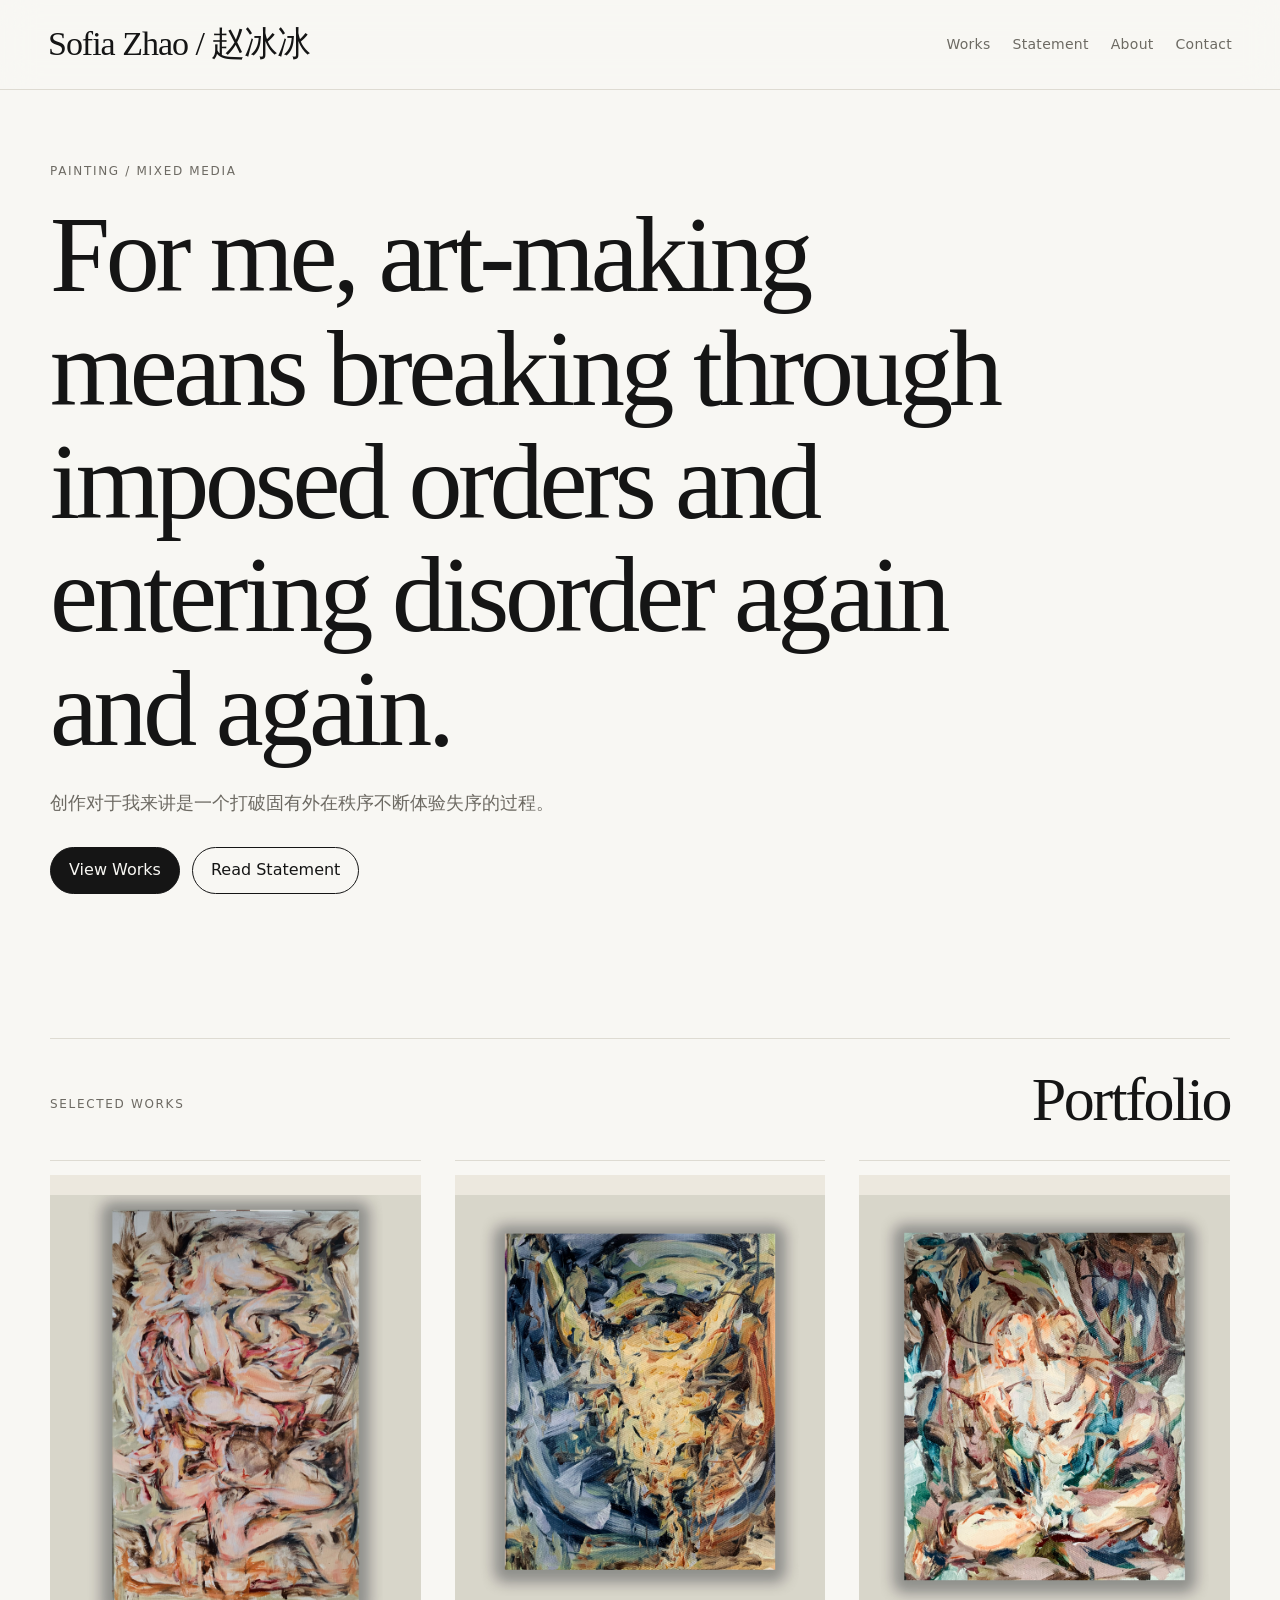
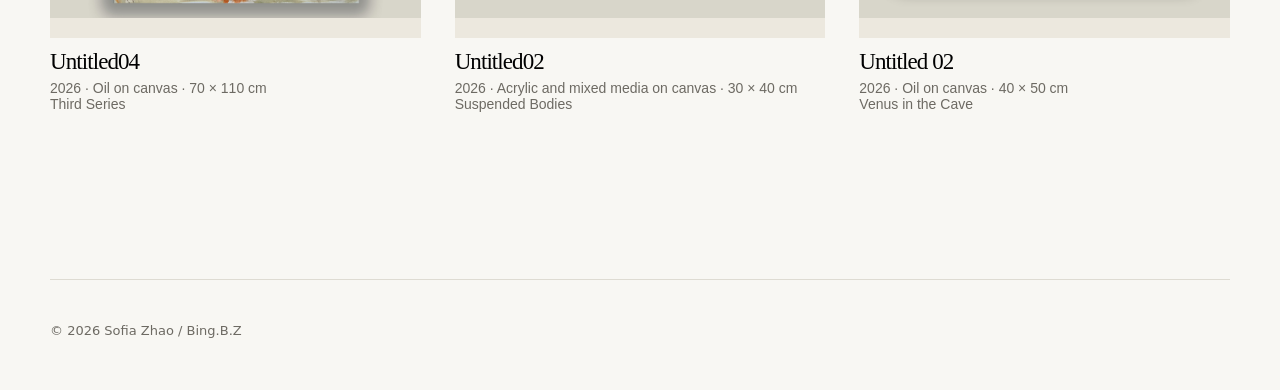
<file: index.html>
<!doctype html>
<html lang="en">
<head>
  <meta charset="utf-8">
  <meta name="viewport" content="width=device-width, initial-scale=1">
  <title>Sofia Zhao / 赵冰冰 | Works</title>
  <meta name="description" content="Sofia Zhao / Bing.B.Z — painting, mixed media, works on paper.">
  <link rel="stylesheet" href="assets/css/style.css">
</head>
<body>
  <header class="site-header">
    <a class="brand" href="index.html">Sofia Zhao / 赵冰冰</a>
    <button class="nav-toggle" aria-label="Open navigation">Menu</button>
    <nav class="site-nav">
      <a href="works.html">Works</a>
      <a href="statement.html">Statement</a>
      <a href="about.html">About</a>
      <a href="contact.html">Contact</a>
    </nav>
  </header>

  <main>
    <section class="hero">
      <p class="eyebrow">Painting / Mixed Media</p>
      <h1>For me, art-making means breaking through imposed orders and entering disorder again and again.</h1>
      <p class="hero-text">
        创作对于我来讲是一个打破固有外在秩序不断体验失序的过程。
      </p>
      <div class="hero-actions">
        <a class="button" href="works.html">View Works</a>
        <a class="button button-secondary" href="statement.html">Read Statement</a>
      </div>
    </section>

    <section class="featured">
      <div class="section-heading">
        <p class="eyebrow">Selected Works</p>
        <h2>Portfolio</h2>
      </div>
      <div id="featured-grid" class="work-grid" aria-live="polite"></div>
    </section>
  </main>

  <footer class="site-footer">
    <p>© <span id="year"></span> Sofia Zhao / Bing.B.Z</p>
  </footer>

  <script src="assets/js/works-data.js"></script>
  <script src="assets/js/main.js"></script>
</body>
</html>
</file>
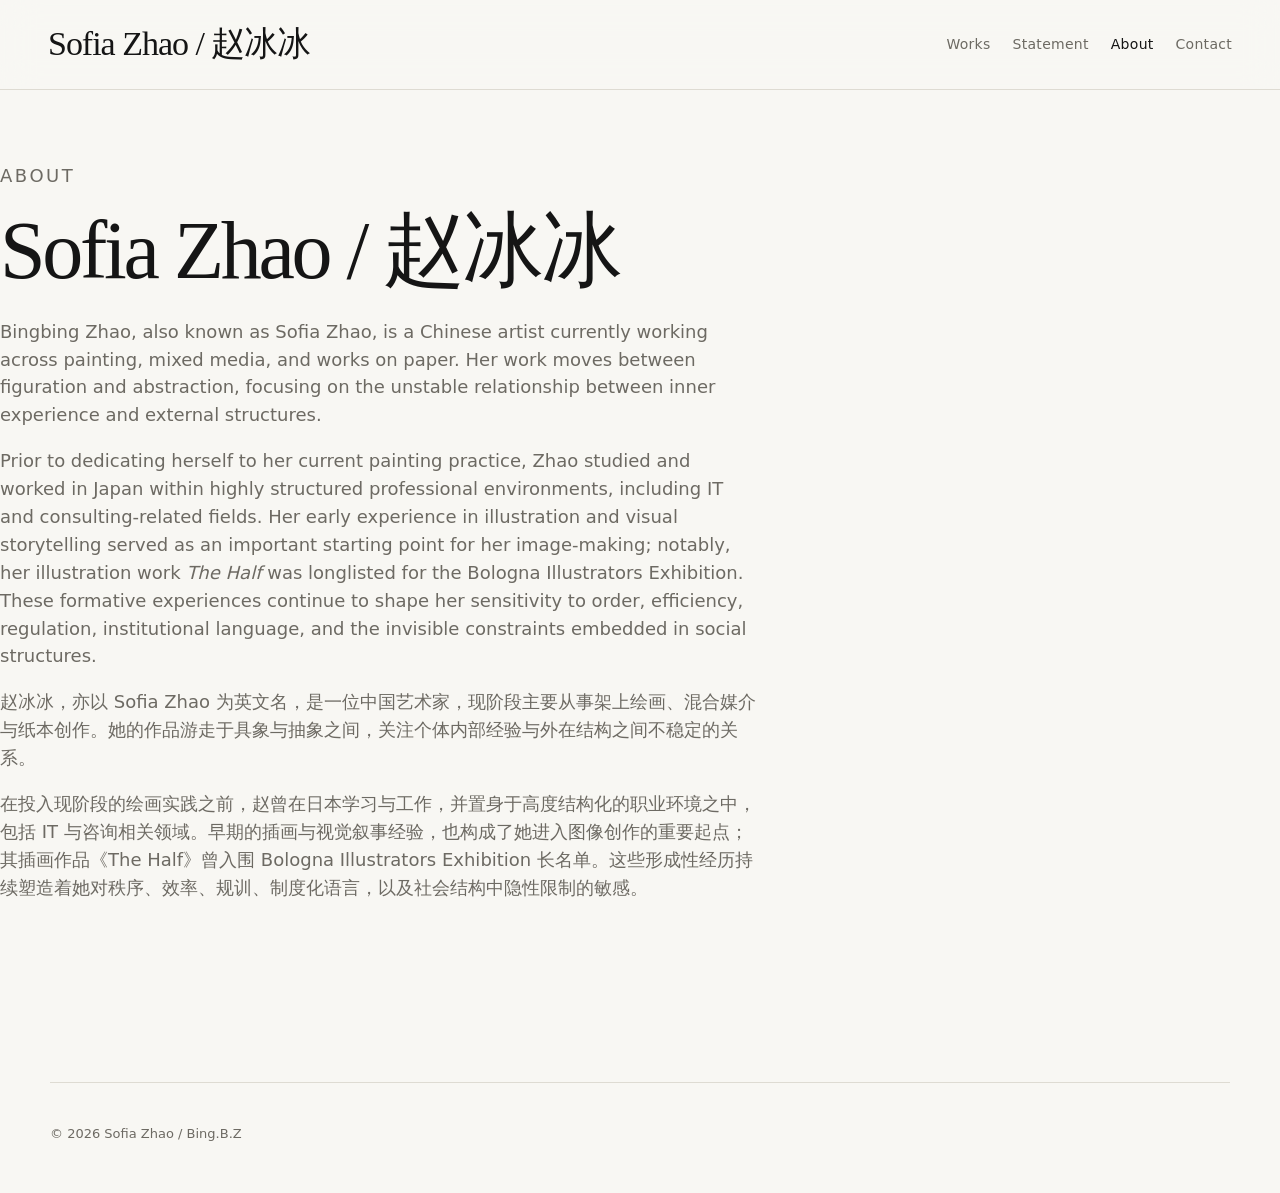
<file: about.html>
<!doctype html>
<html lang="en">
<head>
  <meta charset="utf-8">
  <meta name="viewport" content="width=device-width, initial-scale=1">
  <title>About | Sofia Zhao / 赵冰冰</title>
  <meta name="description" content="Biography of Sofia Zhao / 赵冰冰">
  <link rel="stylesheet" href="assets/css/style.css">
</head>
<body>
  <header class="site-header">
    <a class="brand" href="index.html">Sofia Zhao / 赵冰冰</a>
    <button class="nav-toggle" aria-label="Open navigation">Menu</button>
    <nav class="site-nav">
      <a href="works.html">Works</a>
      <a href="statement.html">Statement</a>
      <a href="about.html" aria-current="page">About</a>
      <a href="contact.html">Contact</a>
    </nav>
  </header>

  <main class="text-page">
    <p class="eyebrow">About</p>
    <h1>Sofia Zhao / 赵冰冰</h1>

    <p>
      Bingbing Zhao, also known as Sofia Zhao, is a Chinese artist currently working across painting, mixed media, and works on paper. Her work moves between figuration and abstraction, focusing on the unstable relationship between inner experience and external structures.

    </p>

    <p>
      Prior to dedicating herself to her current painting practice, Zhao studied and worked in Japan within highly structured professional environments, including IT and consulting-related fields. Her early experience in illustration and visual storytelling served as an important starting point for her image-making; notably, her illustration work <em>The Half</em> was longlisted for the Bologna Illustrators Exhibition. These formative experiences continue to shape her sensitivity to order, efficiency, regulation, institutional language, and the invisible constraints embedded in social structures.
    
    </p>

        <p>
        赵冰冰，亦以 Sofia Zhao 为英文名，是一位中国艺术家，现阶段主要从事架上绘画、混合媒介与纸本创作。她的作品游走于具象与抽象之间，关注个体内部经验与外在结构之间不稳定的关系。

    </p>

        <p>
          在投入现阶段的绘画实践之前，赵曾在日本学习与工作，并置身于高度结构化的职业环境之中，包括 IT 与咨询相关领域。早期的插画与视觉叙事经验，也构成了她进入图像创作的重要起点；其插画作品《The Half》曾入围 Bologna Illustrators Exhibition 长名单。这些形成性经历持续塑造着她对秩序、效率、规训、制度化语言，以及社会结构中隐性限制的敏感。

   </p>
    
  </main>

  <footer class="site-footer">
    <p>© <span id="year"></span> Sofia Zhao / Bing.B.Z</p>
  </footer>

  <script src="assets/js/main.js"></script>
</body>
</html>
</file>
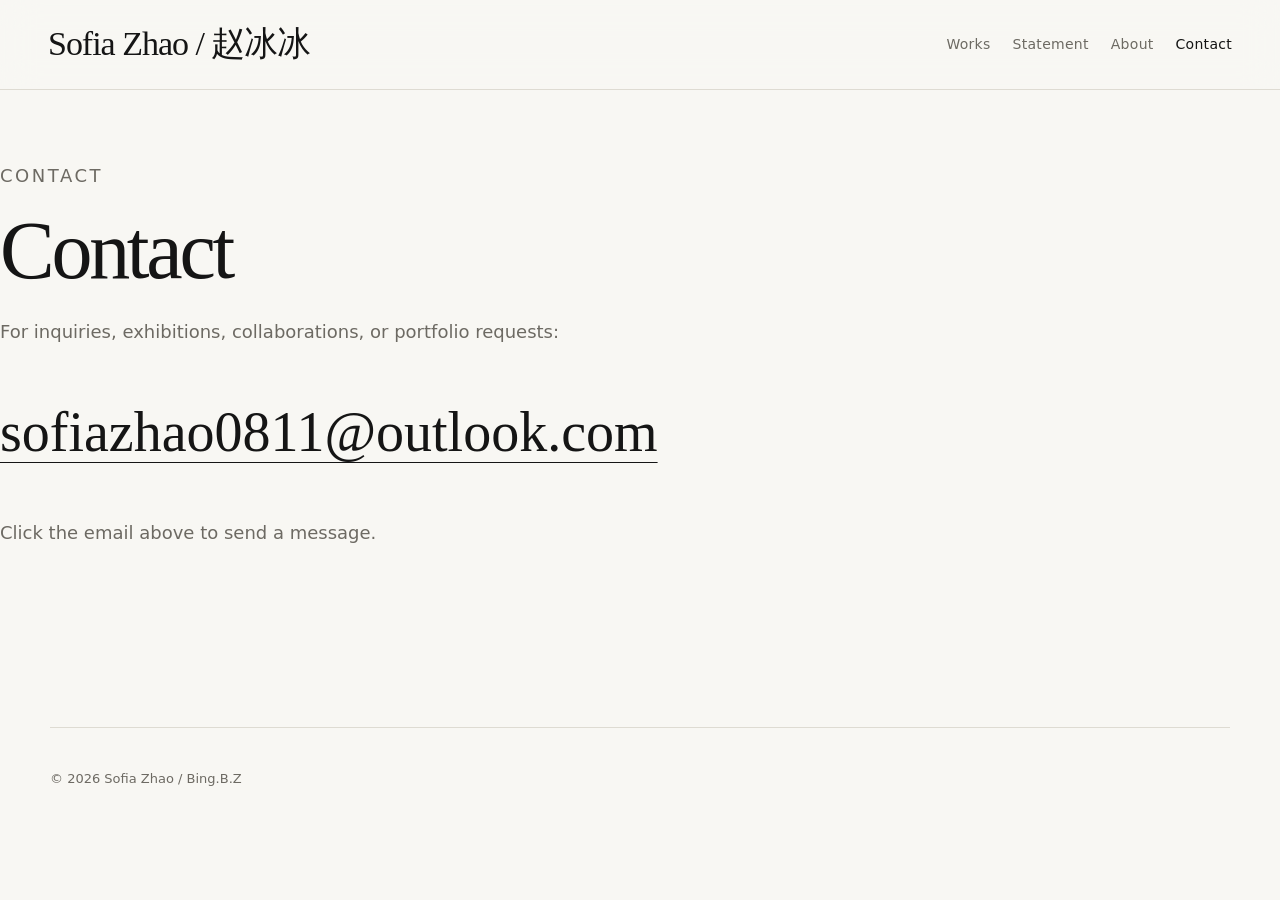
<file: contact.html>
<!doctype html>
<html lang="en">
<head>
  <meta charset="utf-8">
  <meta name="viewport" content="width=device-width, initial-scale=1">
  <title>Contact | Sofia Zhao / 赵冰冰</title>
  <meta name="description" content="Contact Sofia Zhao / Bing.B.Z.">
  <link rel="stylesheet" href="assets/css/style.css">
</head>
<body>
  <header class="site-header">
    <a class="brand" href="index.html">Sofia Zhao / 赵冰冰</a>
    <button class="nav-toggle" aria-label="Open navigation">Menu</button>
    <nav class="site-nav">
      <a href="works.html">Works</a>
      <a href="statement.html">Statement</a>
      <a href="about.html">About</a>
      <a href="contact.html" aria-current="page">Contact</a>
    </nav>
  </header>

  <main class="text-page contact-page">
    <p class="eyebrow">Contact</p>
    <h1>Contact</h1>

    <p>
      For inquiries, exhibitions, collaborations, or portfolio requests:
    </p>

    <p class="large-link">
      <a href="mailto:sofiazhao0811@outlook.com">sofiazhao0811@outlook.com</a>
    </p>

    <p>
      Click the email above to send a message.
    </p>
  </main>

  <footer class="site-footer">
    <p>© <span id="year"></span> Sofia Zhao / Bing.B.Z</p>
  </footer>

  <script src="assets/js/main.js"></script>
</body>
</html>
</file>
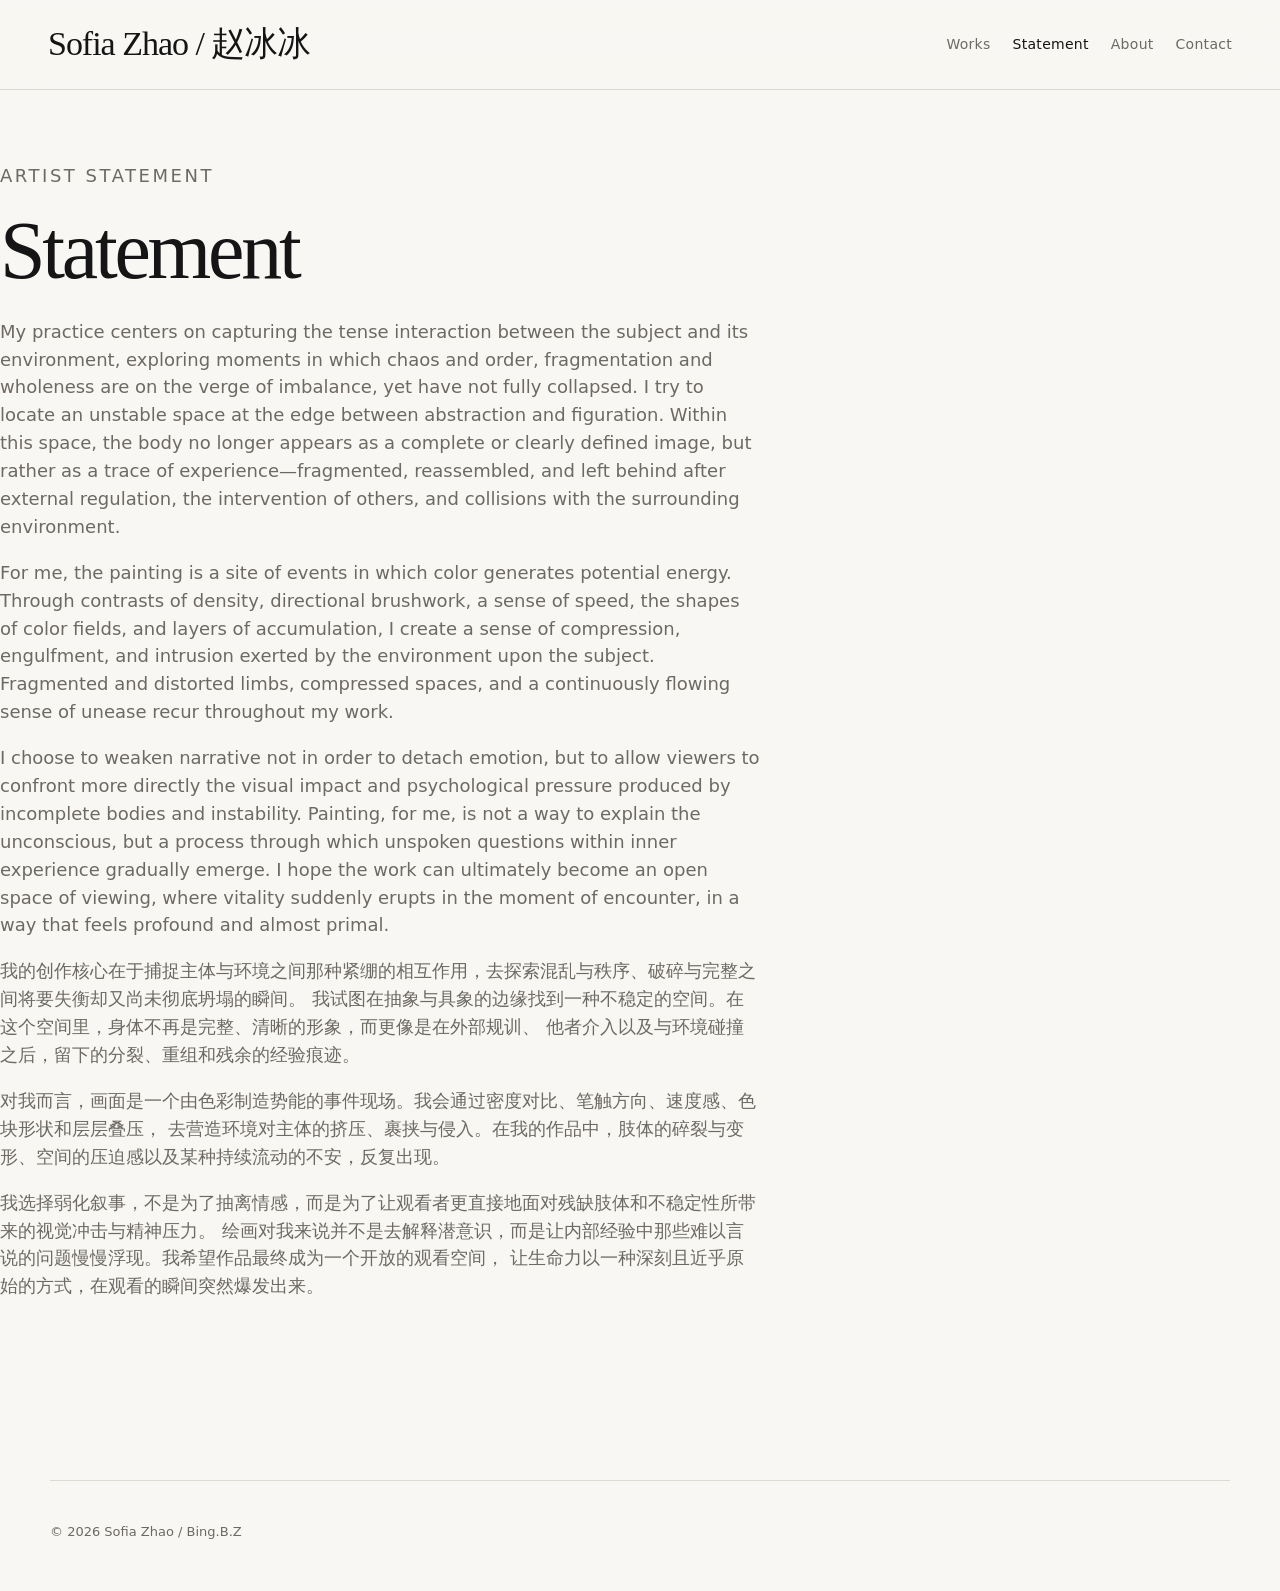
<file: statement.html>
<!doctype html>
<html lang="en">
<head>
  <meta charset="utf-8">
  <meta name="viewport" content="width=device-width, initial-scale=1">
  <title>Statement | Sofia Zhao / 赵冰冰</title>
  <meta name="description" content="Artist statement by Sofia Zhao / Bing.B.Z.">
  <link rel="stylesheet" href="assets/css/style.css">
</head>
<body>
  <header class="site-header">
    <a class="brand" href="index.html">Sofia Zhao / 赵冰冰</a>
    <button class="nav-toggle" aria-label="Open navigation">Menu</button>
    <nav class="site-nav">
      <a href="works.html">Works</a>
      <a href="statement.html" aria-current="page">Statement</a>
      <a href="about.html">About</a>
      <a href="contact.html">Contact</a>
    </nav>
  </header>

  <main class="text-page">
    <p class="eyebrow">Artist Statement</p>
    <h1>Statement</h1>

    <p>
      My practice centers on capturing the tense interaction between the subject and its environment, 
      exploring moments in which chaos and order, fragmentation and wholeness are on the verge of imbalance, 
      yet have not fully collapsed. I try to locate an unstable space at the edge between abstraction and figuration. 
      Within this space, the body no longer appears as a complete or clearly defined image, 
      but rather as a trace of experience—fragmented, reassembled, and left behind after external regulation, 
      the intervention of others, and collisions with the surrounding environment.

    </p>

    <p>
      For me, the painting is a site of events in which color generates potential energy. 
      Through contrasts of density, directional brushwork, a sense of speed, the shapes of color fields, 
      and layers of accumulation, I create a sense of compression, engulfment, 
      and intrusion exerted by the environment upon the subject. Fragmented and distorted limbs, 
      compressed spaces, and a continuously flowing sense of unease recur throughout my work.
      
    </p>

    <p>
      I choose to weaken narrative not in order to detach emotion, but to allow viewers to confront more directly 
      the visual impact and psychological pressure produced by incomplete bodies and instability. Painting, 
      for me, is not a way to explain the unconscious, but a process through which unspoken questions within inner experience gradually emerge. 
      I hope the work can ultimately become an open space of viewing, where vitality suddenly erupts in the moment of encounter, 
      in a way that feels profound and almost primal.

    </p>

    <p>
      我的创作核心在于捕捉主体与环境之间那种紧绷的相互作用，去探索混乱与秩序、破碎与完整之间将要失衡却又尚未彻底坍塌的瞬间。
      我试图在抽象与具象的边缘找到一种不稳定的空间。在这个空间里，身体不再是完整、清晰的形象，而更像是在外部规训、
      他者介入以及与环境碰撞之后，留下的分裂、重组和残余的经验痕迹。

    </p>

    <p>
      对我而言，画面是一个由色彩制造势能的事件现场。我会通过密度对比、笔触方向、速度感、色块形状和层层叠压，
      去营造环境对主体的挤压、裹挟与侵入。在我的作品中，肢体的碎裂与变形、空间的压迫感以及某种持续流动的不安，反复出现。

    </p>

    <p>
      我选择弱化叙事，不是为了抽离情感，而是为了让观看者更直接地面对残缺肢体和不稳定性所带来的视觉冲击与精神压力。
      绘画对我来说并不是去解释潜意识，而是让内部经验中那些难以言说的问题慢慢浮现。我希望作品最终成为一个开放的观看空间，
      让生命力以一种深刻且近乎原始的方式，在观看的瞬间突然爆发出来。

    </p>

  </main>

  <footer class="site-footer">
    <p>© <span id="year"></span> Sofia Zhao / Bing.B.Z</p>
  </footer>

  <script src="assets/js/main.js"></script>
</body>
</html>
</file>
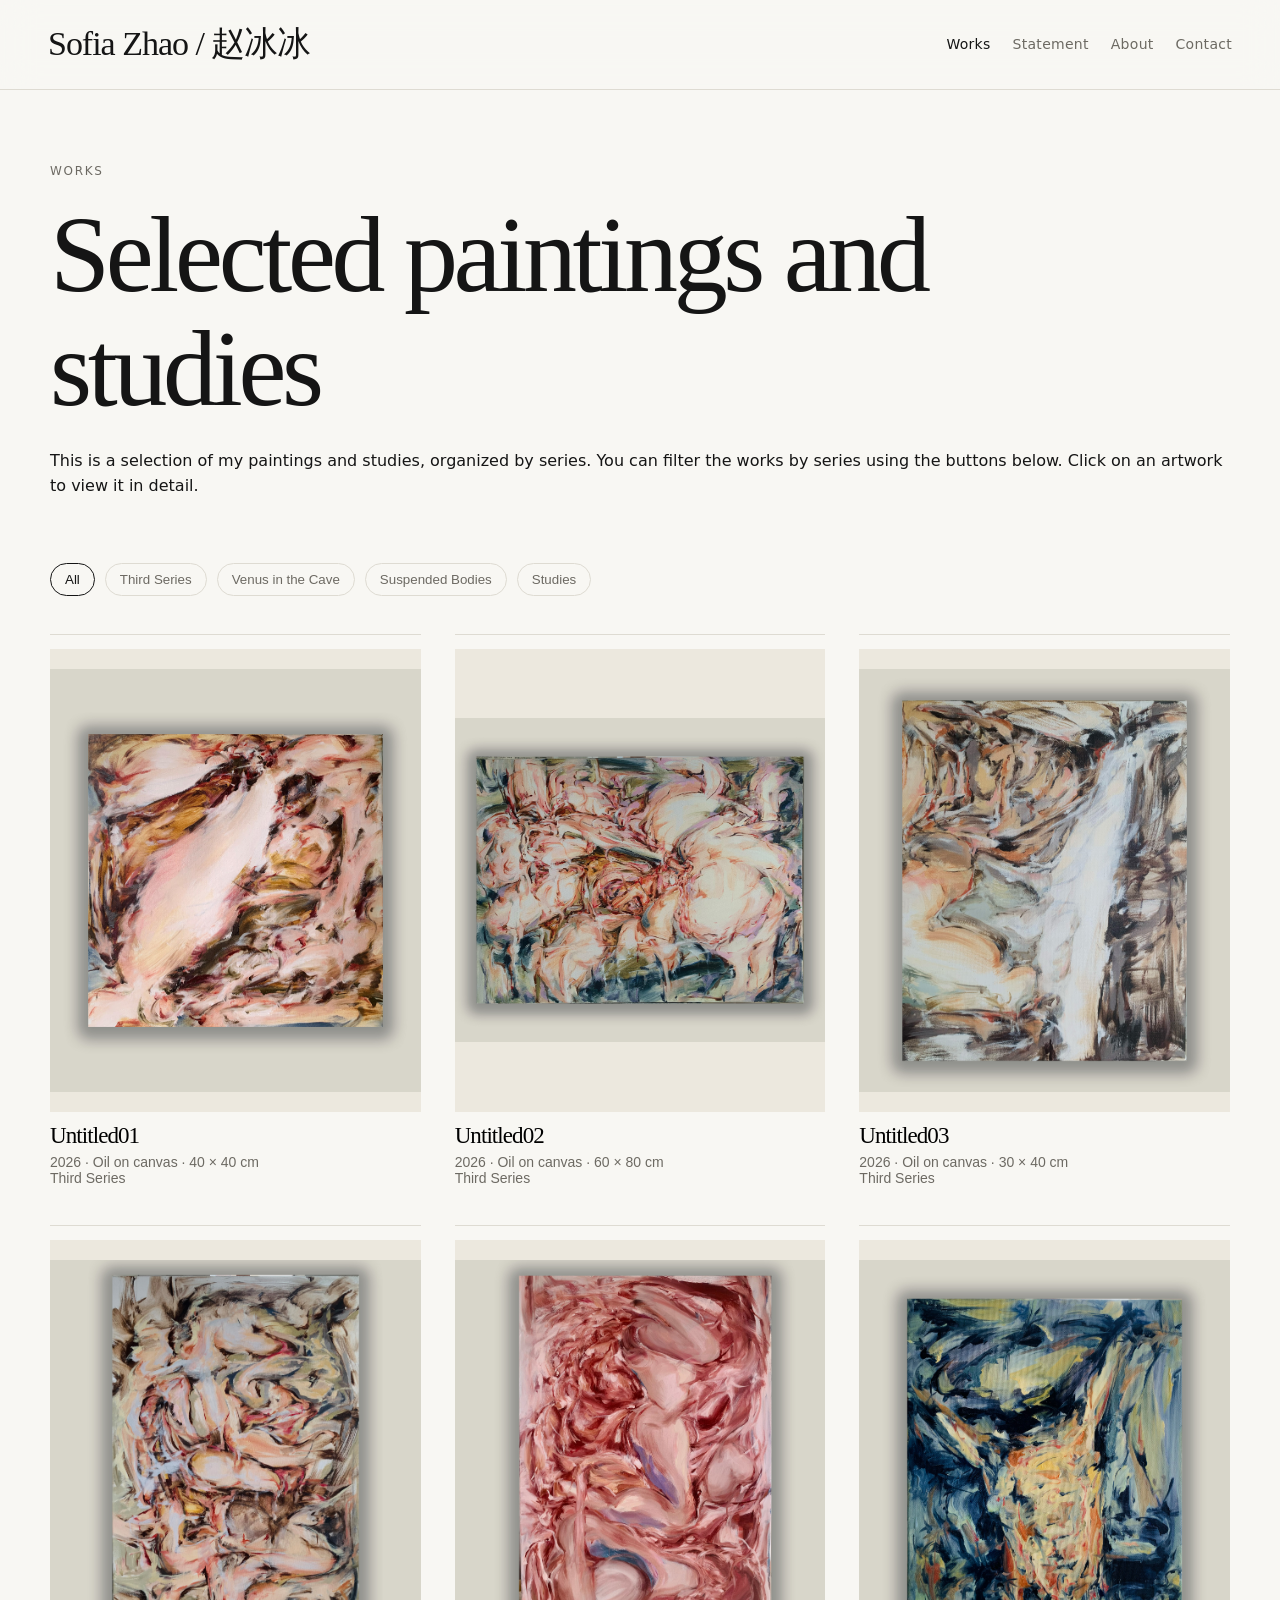
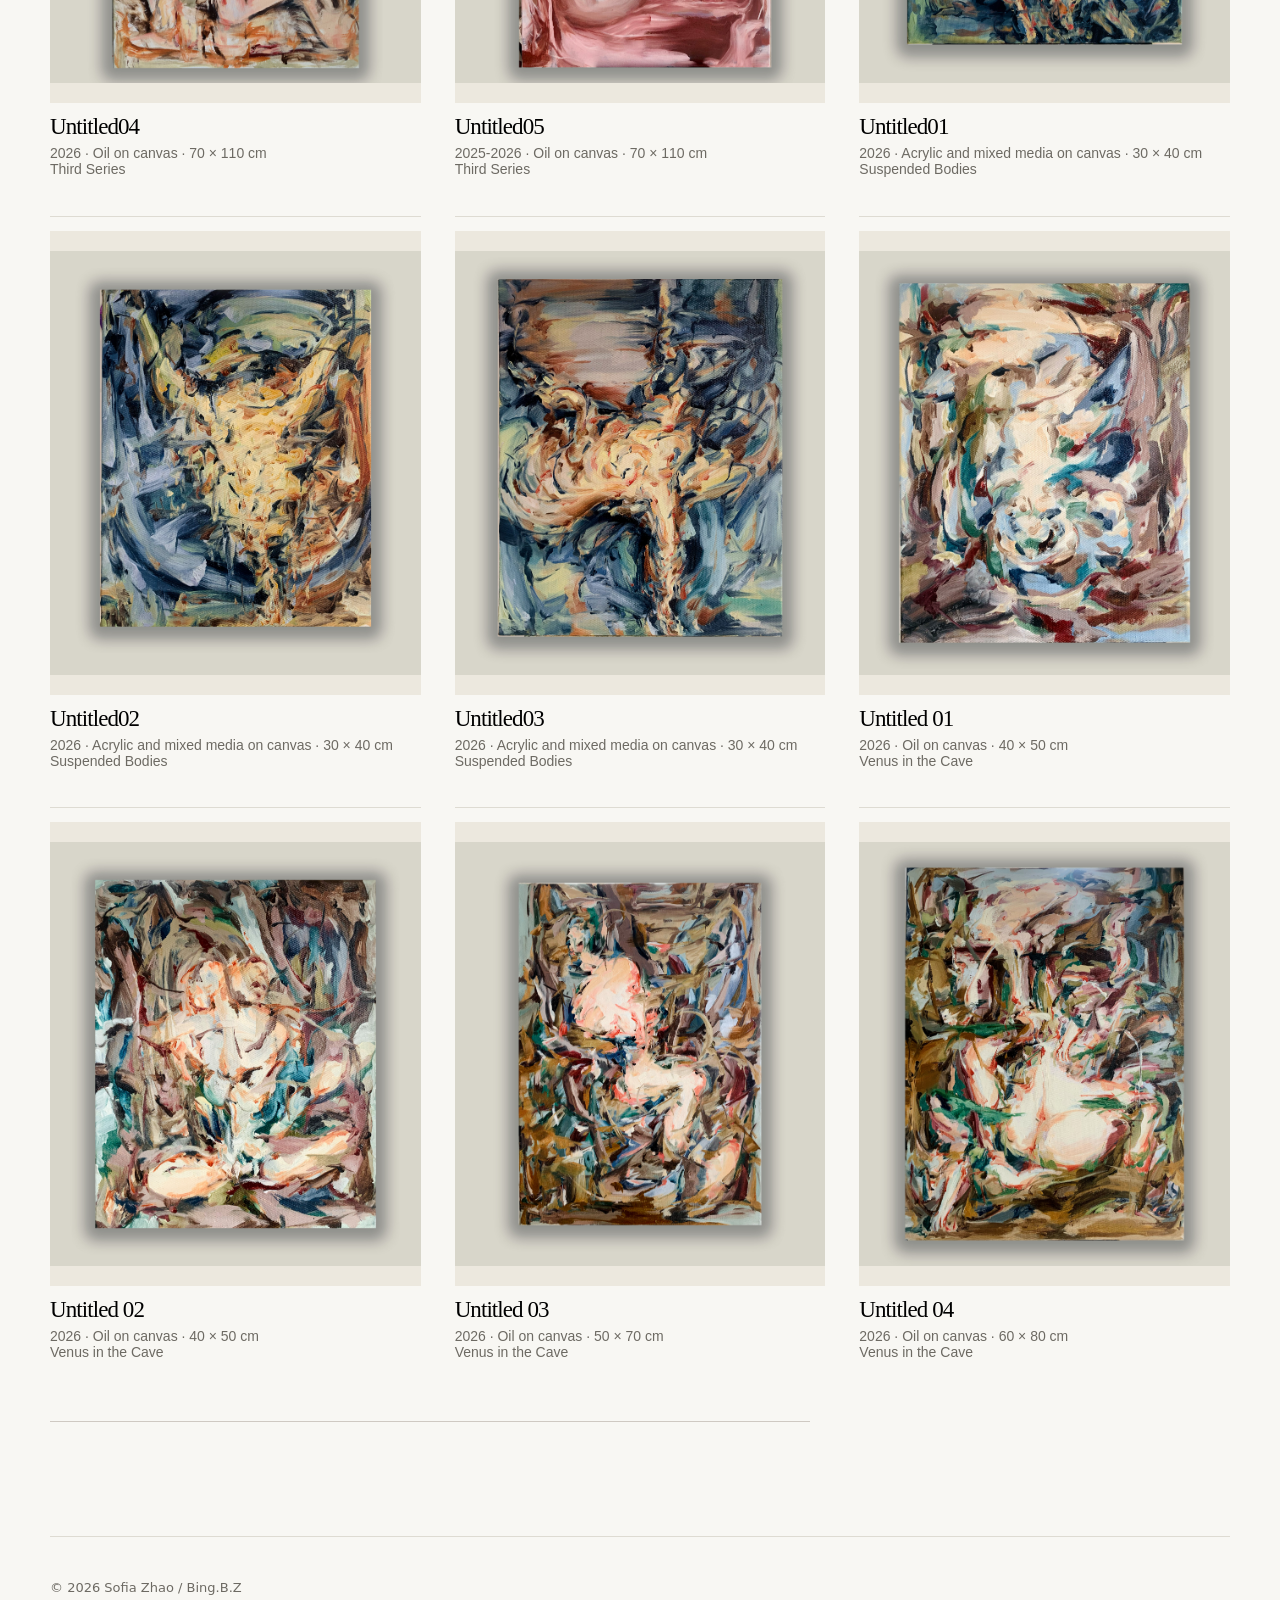
<file: works.html>
<!doctype html>
<html lang="en">
<head>
  <meta charset="utf-8">
  <meta name="viewport" content="width=device-width, initial-scale=1">
  <title>Works | Sofia Zhao</title>
  <meta name="description" content="Selected works by Sofia Zhao / Bing.B.Z.">
  <link rel="stylesheet" href="assets/css/style.css">
</head>
<body>
  <header class="site-header">
    <a class="brand" href="index.html">Sofia Zhao / 赵冰冰</a>
    <button class="nav-toggle" aria-label="Open navigation">Menu</button>
    <nav class="site-nav">
      <a href="works.html" aria-current="page">Works</a>
      <a href="statement.html">Statement</a>
      <a href="about.html">About</a>
      <a href="contact.html">Contact</a>
    </nav>
  </header>

  <main>
    <section class="page-intro">
      <p class="eyebrow">Works</p>
      <h1>Selected paintings and studies</h1>
      <p>
        This is a selection of my paintings and studies, organized by series. You can filter the works by series using the buttons below. Click on an artwork to view it in detail.
      </p>
    </section>

    <section class="filters" aria-label="Work filters">
      <button class="filter-button active" data-filter="all">All</button>
      <button class="filter-button" data-filter="Third Series">Third Series</button>
      <button class="filter-button" data-filter="Venus in the Cave">Venus in the Cave</button>
      <button class="filter-button" data-filter="Suspended Bodies">Suspended Bodies</button>
      <button class="filter-button" data-filter="Studies">Studies</button>
    </section>

    <section>
      <div id="works-grid" class="work-grid" aria-live="polite"></div>
    </section>

    <section class="series-intro" aria-live="polite">
      <p id="series-intro-text">
        Selected works across painting, mixed media, and works on paper.
      </p>
    </section>
  </main>

  <dialog id="work-dialog" class="work-dialog">
    <button class="dialog-close" aria-label="Close artwork view">×</button>
    <img id="dialog-image" alt="">
    <div class="dialog-caption">
      <h2 id="dialog-title"></h2>
      <p id="dialog-meta"></p>
      <p id="dialog-note"></p>
    </div>
  </dialog>

  <footer class="site-footer">
    <p>© <span id="year"></span> Sofia Zhao / Bing.B.Z</p>
  </footer>

  <script src="assets/js/works-data.js"></script>
<script src="assets/js/series-data.js"></script>
<script src="assets/js/main.js"></script>
</body>
</html>
</file>
<file: assets/css/style.css>
:root {
  --bg: #f8f7f3;
  --paper: #ffffff;
  --ink: #151515;
  --muted: #6d6a63;
  --line: #dedbd2;
  --soft: #ece8de;
  --max: 1180px;
}

* {
  box-sizing: border-box;
}

html {
  scroll-behavior: smooth;
}

body {
  margin: 0;
  background: var(--bg);
  color: var(--ink);
  font-family: ui-sans-serif, system-ui, -apple-system, BlinkMacSystemFont, "Helvetica Neue", Arial, sans-serif;
  line-height: 1.55;
}

a {
  color: inherit;
  text-decoration-thickness: 1px;
  text-underline-offset: 0.2em;
}

img {
  max-width: 100%;
  display: block;
}

.site-header {
  position: sticky;
  top: 0;
  z-index: 10;
  background: rgba(248, 247, 243, 0.88);
  backdrop-filter: blur(18px);
  border-bottom: 1px solid var(--line);
  display: flex;
  align-items: center;
  justify-content: space-between;
  padding: 18px clamp(18px, 4vw, 48px);
}

.brand {
  font-family: Georgia, "Times New Roman", serif;
  font-size: clamp(22px, 3vw, 34px);
  text-decoration: none;
  letter-spacing: -0.03em;
}

.site-nav {
  display: flex;
  gap: 22px;
  align-items: center;
  font-size: 14px;
  letter-spacing: 0.02em;
}

.site-nav a {
  text-decoration: none;
  color: var(--muted);
}

.site-nav a:hover,
.site-nav a[aria-current="page"] {
  color: var(--ink);
}

.nav-toggle {
  display: none;
  background: transparent;
  border: 1px solid var(--line);
  border-radius: 999px;
  padding: 8px 12px;
}

main {
  width: min(var(--max), calc(100% - 36px));
  margin: 0 auto;
}

.hero {
  min-height: 74vh;
  display: grid;
  align-content: center;
  padding: 72px 0;
}

.eyebrow {
  color: var(--muted);
  text-transform: uppercase;
  letter-spacing: 0.14em;
  font-size: 12px;
  margin: 0 0 18px;
}

h1,
h2,
h3 {
  font-family: Georgia, "Times New Roman", serif;
  font-weight: 400;
  line-height: 1.05;
  letter-spacing: -0.04em;
}

h1 {
  font-size: clamp(46px, 9vw, 108px);
  max-width: 980px;
  margin: 0 0 24px;
}

h2 {
  font-size: clamp(32px, 5vw, 62px);
  margin: 0;
}

.hero-text {
  max-width: 620px;
  color: var(--muted);
  font-size: 18px;
  margin: 0 0 30px;
}

.hero-actions {
  display: flex;
  gap: 12px;
  flex-wrap: wrap;
}

.button {
  display: inline-flex;
  align-items: center;
  justify-content: center;
  min-height: 44px;
  padding: 10px 18px;
  border: 1px solid var(--ink);
  border-radius: 999px;
  text-decoration: none;
  background: var(--ink);
  color: var(--bg);
}

.button-secondary {
  background: transparent;
  color: var(--ink);
}

.featured,
.page-intro,
.text-page {
  padding: 72px 0;
}

.section-heading {
  display: flex;
  align-items: end;
  justify-content: space-between;
  gap: 24px;
  border-top: 1px solid var(--line);
  padding-top: 28px;
  margin-bottom: 28px;
}

.work-grid {
  display: grid;
  grid-template-columns: repeat(3, minmax(0, 1fr));
  gap: clamp(18px, 3vw, 34px);
}

.work-card {
  border-top: 1px solid var(--line);
  padding-top: 14px;
}

.work-button {
  width: 100%;
  padding: 0;
  border: 0;
  background: transparent;
  text-align: left;
  cursor: pointer;
}

.work-image-wrap {
  background: var(--soft);
  aspect-ratio: 4 / 5;
  overflow: hidden;
  display: grid;
  place-items: center;
}

.work-image-wrap img {
  width: 100%;
  height: 100%;
  object-fit: contain;
}

.placeholder {
  width: 100%;
  height: 100%;
  display: grid;
  place-items: center;
  color: var(--muted);
  font-size: 13px;
  padding: 24px;
  text-align: center;
}

.work-meta {
  padding-top: 12px;
}

.work-meta h3 {
  font-size: 23px;
  margin: 0 0 6px;
}

.work-meta p {
  margin: 0;
  color: var(--muted);
  font-size: 14px;
}

.filters {
  display: flex;
  flex-wrap: wrap;
  gap: 10px;
  margin: -24px 0 38px;
}

.filter-button {
  border: 1px solid var(--line);
  background: transparent;
  border-radius: 999px;
  padding: 8px 14px;
  color: var(--muted);
  cursor: pointer;
}

.filter-button.active,
.filter-button:hover {
  border-color: var(--ink);
  color: var(--ink);
}

.text-page {
  max-width: 760px;
  margin-left: 0;
}

.text-page h1 {
  font-size: clamp(44px, 7vw, 82px);
}

.text-page p {
  font-size: 18px;
  color: var(--muted);
}

.large-link {
  font-family: Georgia, "Times New Roman", serif;
  font-size: clamp(28px, 5vw, 56px) !important;
  color: var(--ink) !important;
  line-height: 1.1;
}

.site-footer {
  width: min(var(--max), calc(100% - 36px));
  margin: 90px auto 0;
  padding: 28px 0 36px;
  border-top: 1px solid var(--line);
  color: var(--muted);
  font-size: 13px;
}

.work-dialog {
  width: min(1100px, calc(100% - 28px));
  border: 0;
  padding: 0;
  background: var(--paper);
  color: var(--ink);
}

.work-dialog::backdrop {
  background: rgba(10, 10, 10, 0.72);
}

.work-dialog img {
  max-height: 78vh;
  width: 100%;
  object-fit: contain;
  background: var(--soft);
}

.dialog-caption {
  padding: 18px 22px 24px;
}

.dialog-caption h2 {
  font-size: 30px;
  margin-bottom: 6px;
}

.dialog-caption p {
  color: var(--muted);
  margin: 0 0 6px;
}

.dialog-close {
  position: absolute;
  top: 8px;
  right: 10px;
  width: 38px;
  height: 38px;
  border: 1px solid var(--line);
  border-radius: 50%;
  background: var(--paper);
  font-size: 26px;
  cursor: pointer;
}

code {
  font-size: 0.92em;
  background: var(--soft);
  padding: 0.1em 0.28em;
  border-radius: 4px;
}

@media (max-width: 820px) {
  .nav-toggle {
    display: inline-flex;
  }

  .site-nav {
    display: none;
    position: absolute;
    left: 18px;
    right: 18px;
    top: 72px;
    background: var(--paper);
    border: 1px solid var(--line);
    padding: 18px;
    flex-direction: column;
    align-items: flex-start;
  }

  .site-nav.open {
    display: flex;
  }

  .work-grid {
    grid-template-columns: repeat(2, minmax(0, 1fr));
  }

  .hero {
    min-height: 62vh;
  }
}

@media (max-width: 560px) {
  .work-grid {
    grid-template-columns: 1fr;
  }

  .site-header {
    padding: 14px 18px;
  }
}

.series-intro {
  max-width: 760px;
  margin: 56px 0 72px;
  padding-top: 24px;
  border-top: 1px solid #cfc9c2;
  color: var(--muted);
  font-size: 16px;
  line-height: 1.7;
}

.series-intro #series-intro-text {
  white-space: pre-wrap;
  margin: 0;
}
</file>
